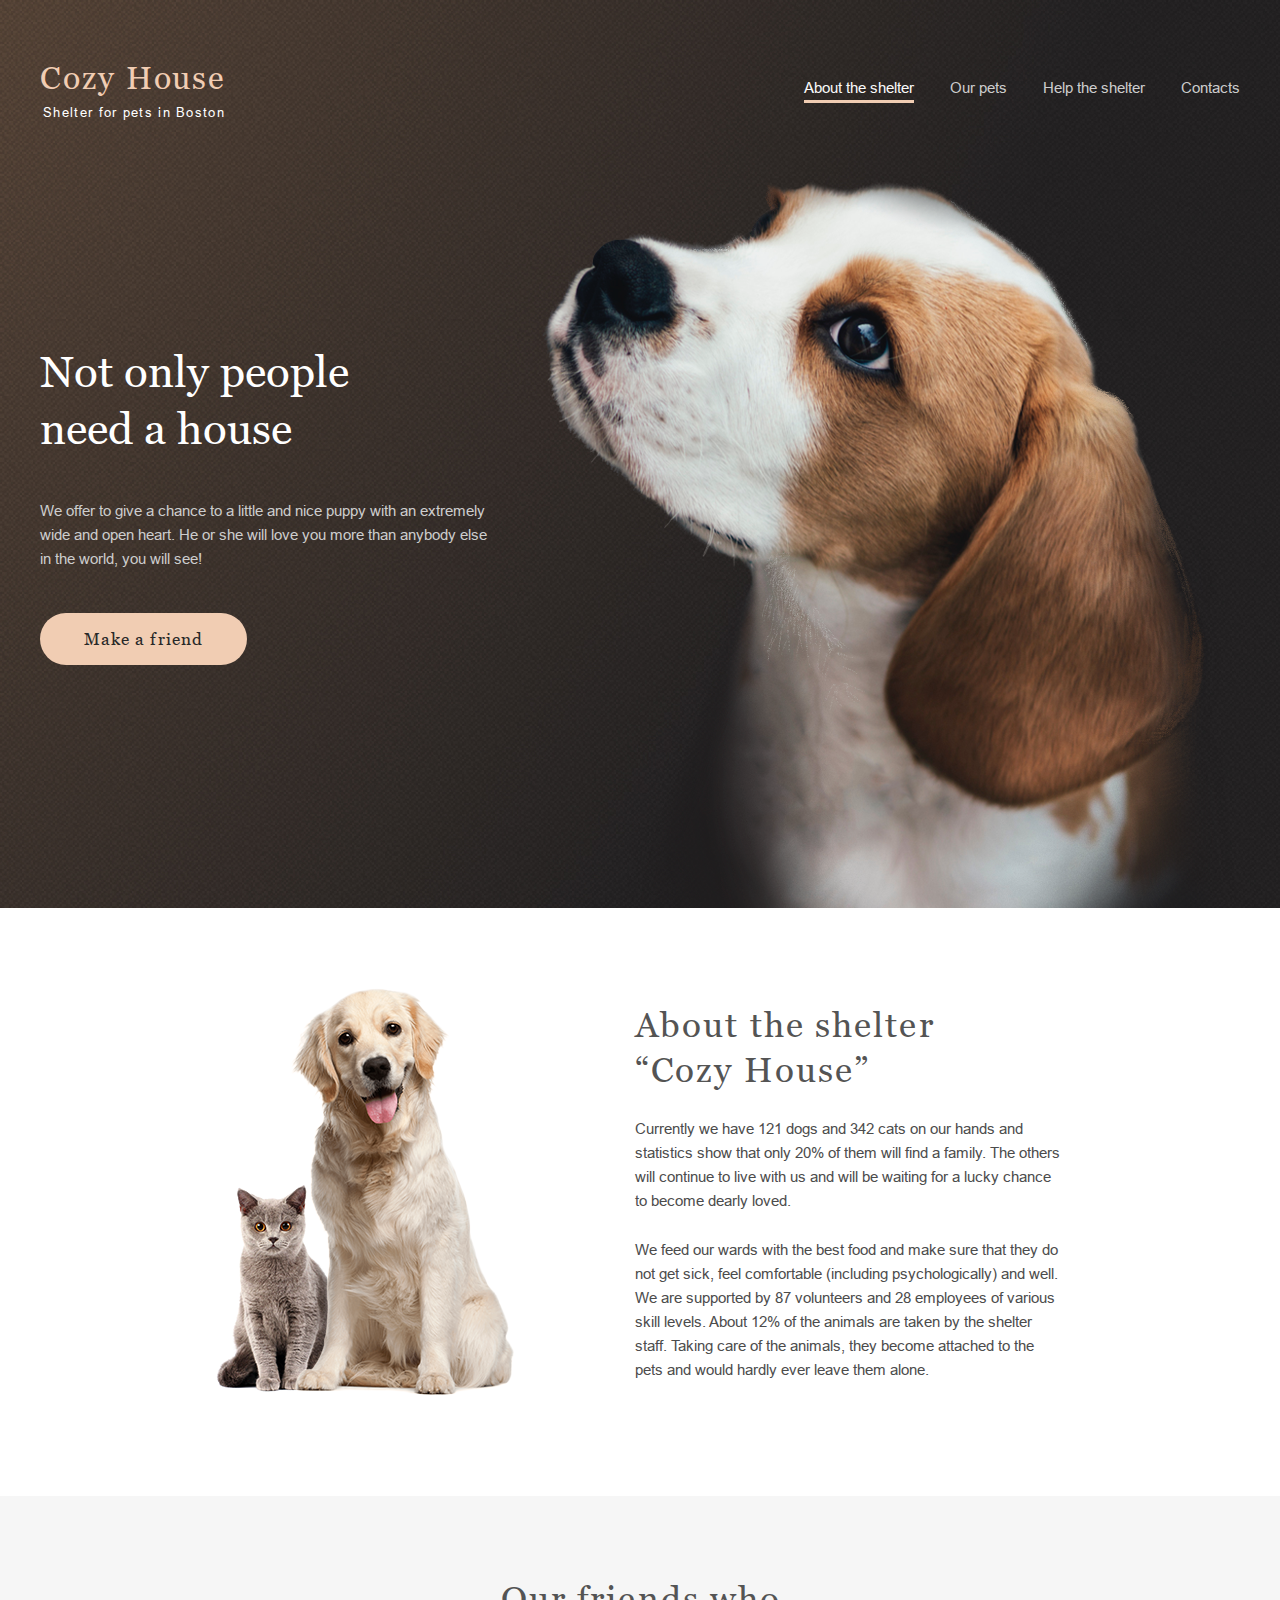
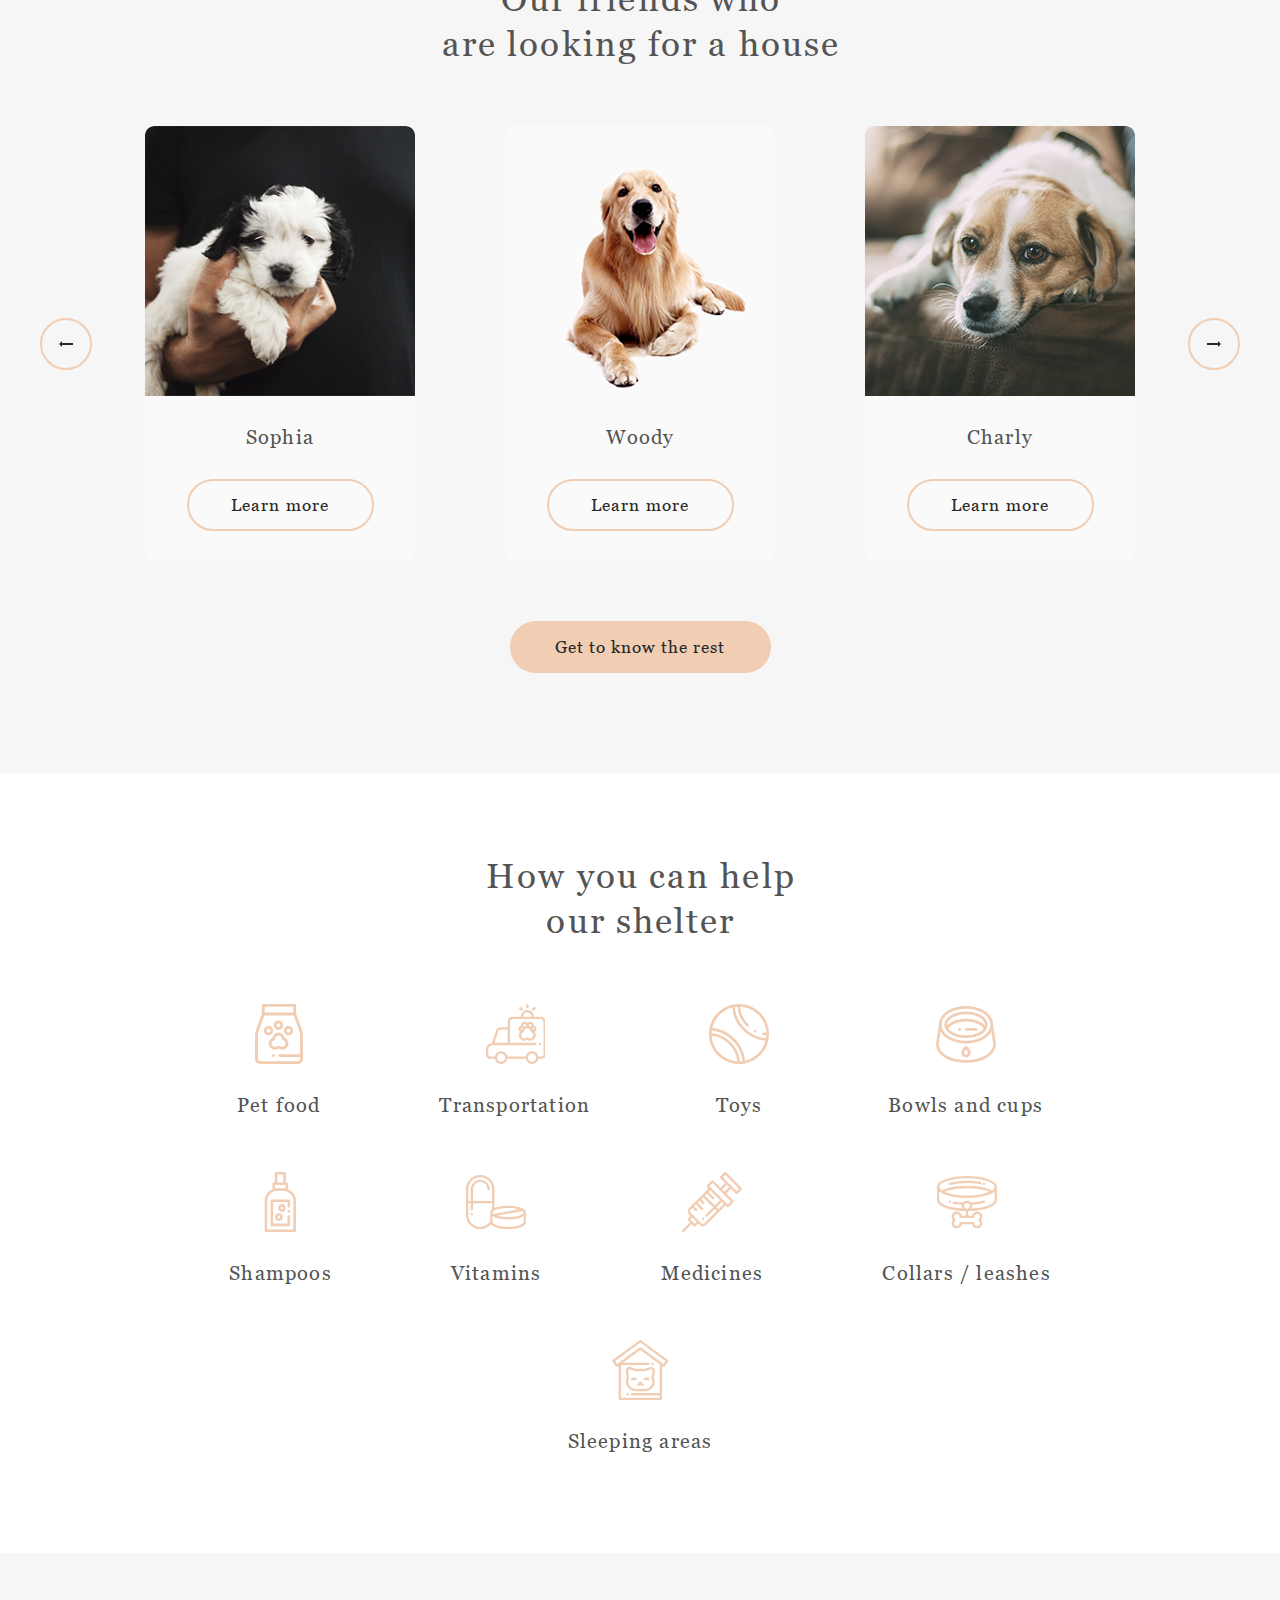
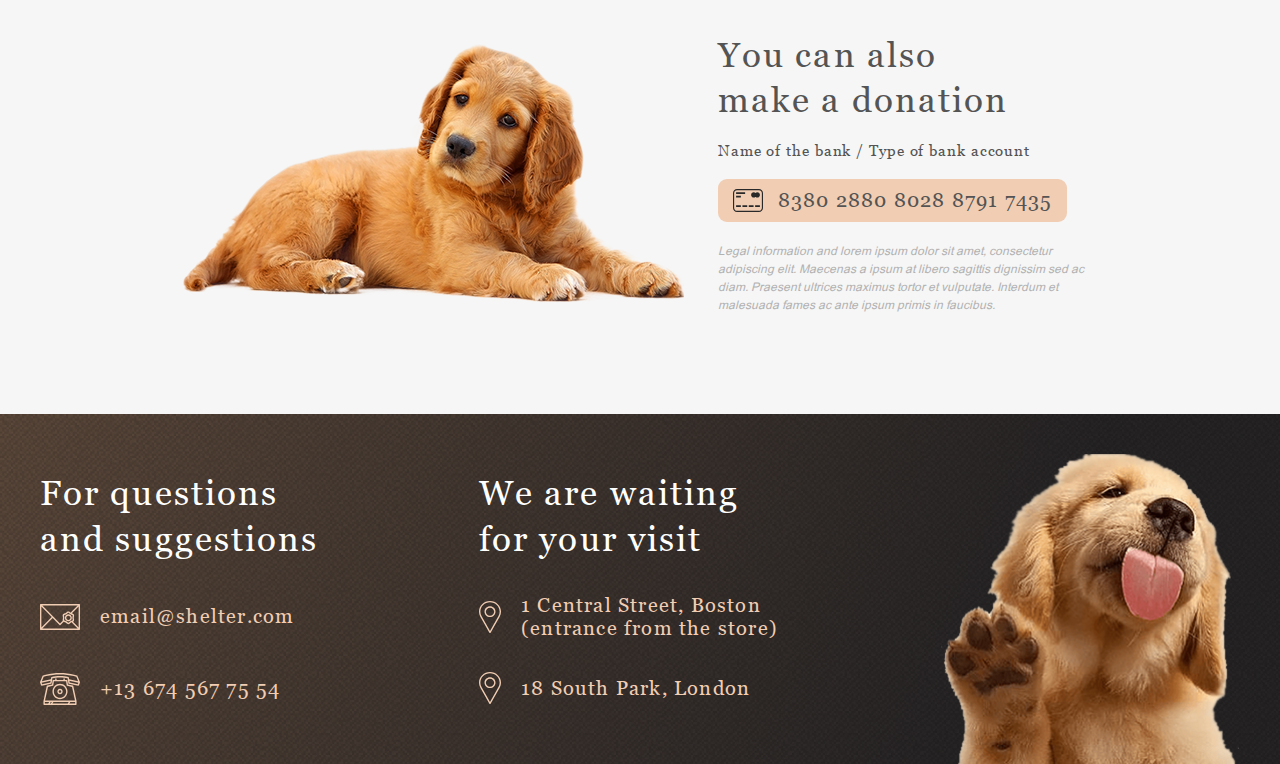
<file: pages/main/index.html>
<!DOCTYPE html>
<html lang="en">
  <head>
    <meta charset="UTF-8" />
    <meta http-equiv="X-UA-Compatible" content="IE=edge" />
    <meta name="viewport" content="width=device-width, initial-scale=1.0" />
    <title>Cozy House</title>
    <link rel="icon" href="../../assets/icons/start-screen-puppy.ico" />
    <link rel="stylesheet" href="./style.css" />
  </head>
  <body>
    <header class="header">
      <div class="container-header">
        <a href="../main/index.html">
          <div class="logo-header">
            <h1 class="title-header ge">Cozy House</h1>
            <p class="text-header ar">Shelter for pets in Boston</p>
          </div>
        </a>
        <nav class="nav-header">
          <ul class="list-header">
            <li class="">
              <a class="link-header li1 ar" href="../main/index.html"
                >About the shelter</a
              >
            </li>
            <li>
              <a class="link-header left-margin ar" href="../pets/pets.html"
                >Our pets</a
              >
            </li>
            <li>
              <a class="link-header left-margin ar" href="#help"
                >Help the shelter</a
              >
            </li>
            <li>
              <a class="link-header left-margin ar" href="#contact">Contacts</a>
            </li>
          </ul>
        </nav>

        <div class="menu">
          <div class="burger">
            <span class="burger-line"></span>
          </div>
        </div>

        <div class="overlay"></div>
        <div class="wrap-menu">
          <a href="../main/index.html">
            <div class="logo-menu">
              <h2 class="title-menu ge">Cozy House</h2>
              <p class="text-menu ar">Shelter for pets in Boston</p>
            </div>
          </a>

          <ul class="menu-list">
            <li class="wrap-link-menu1">
              <a class="menu-list-link lk link1 ar" href="../main/index.html"
                >About the shelter</a
              >
            </li>
            <li class="wrap-link-menu">
              <a class="menu-list-link ar" href="../pets/pets.html">Our pets</a>
            </li>
            <li class="wrap-link-menu">
              <a class="menu-list-link ar" href="#help">Help the shelter</a>
            </li>
            <li class="wrap-link-menu">
              <a class="menu-list-link ar" href="#contact">Contacts</a>
            </li>
          </ul>
        </div>
      </div>
    </header>

    <main>
      <section id="start-screen" class="start-screen">
        <div class="container-screen">
          <div class="content-screen">
            <h2 class="title-screen ge">
              Not only people <br />
              need a house
            </h2>
            <p class="text-screen ar">
              We offer to give a chance to a little and nice puppy with an
              extremely wide and open heart. He or she will love you more than
              anybody else in the world, you will see!
            </p>
            <div class="wrap-btn-screen">
              <a href="#pets">
                <div class="btn-screen ge">
                  <span class="text-btn-screen">Make a friend</span>
                </div>
              </a>
            </div>
          </div>

          <div class="wrap-img-screen">
            <div class="img-screen"></div>
          </div>
        </div>
      </section>

      <section id="about" class="about">
        <div class="container-about">
          <div class="img-about"></div>
          <div class="content-about">
            <h2 class="title-about ge">
              About the shelter <br />
              “Cozy House”
            </h2>
            <p class="text1-about text-about ar">
              Currently we have 121 dogs and 342 cats on our hands and
              statistics show that only 20% of them will find a family. The
              others will continue to live with us and will be waiting for a
              lucky chance to become dearly loved.
            </p>
            <p class="text-about ar">
              We feed our wards with the best food and make sure that they do
              not get sick, feel comfortable (including psychologically) and
              well. We are supported by 87 volunteers and 28 employees of
              various skill levels. About 12% of the animals are taken by the
              shelter staff. Taking care of the animals, they become attached to
              the pets and would hardly ever leave them alone.
            </p>
          </div>
        </div>
      </section>

      <section id="pets" class="pets">
        <div class="container-pets">
          <div class="wrap-pets">
            <h2 class="title-pets ge">
              Our friends who <br />
              are looking for a house
            </h2>

            <div class="wrap-slider">
              <button class="btn-left-pets">
                <span class="btn-left"></span>
              </button>

              <div class="wrapper-slider-pets">
                <div class="slider-pets"></div>
              </div>

              <button class="btn-right-pets">
                <span class="btn-right"></span>
              </button>
            </div>

            <div class="wrap-btn-pets">
              <a href="../pets/pets.html">
                <div class="btn-pets">
                  <span class="text-btn-pets ge">Get to know the rest</span>
                </div>
              </a>
            </div>
          </div>

          <div class="overlay-popup"></div>
          <div class="container-popup">
            <div class="wrap-btn-popup">
              <div class="btn-close-popup"></div>
            </div>
            <div class="wrapper-popup">
              <div class="img-popup"></div>

              <div class="wrap-popup ge">
                <h3 class="name-popup ge"></h3>
                <h4 class="breed-popup"></h4>
                <p class="description-popup"></p>
                <ul class="list-popup">
                  <li class="age-popup">
                    <span class="title-popup-bold">Age: </span>
                    <span class="age-text-popup text-regular-popup"></span
                    >
                  </li>
                  <li class="inoculations-popup">
                    <span class="title-popup-bold">Inoculations: </span>
                    <span class="inoculations-text-popup text-regular-popup"></span>
                  </li>
                  <li class="diseases-popup">
                    <span class="title-popup-bold">Diseases: </span>
                    <span class="diseases-text-popup text-regular-popup"></span>
                  </li>
                  <li class="parasites-popup">
                    <span class="title-popup-bold">Parasites: </span>
                    <span class="parasites-text-popup text-regular-popup"></span>
                  </li>
                </ul>
              </div>
            </div>
          </div>
          

        </div>
      </section>

      <section id="help" class="help">
        <div class="container-help">
          <h2 class="title-help ge">
            How you can help <br />
            our shelter
          </h2>
          <div class="wrap-content-help">
            <div class="content-help">
              <div class="box-help">
                <div class="icon-help img1-help"></div>
                <p class="text-help ge">Pet food</p>
              </div>

              <div class="box-help">
                <div class="icon-help img2-help"></div>
                <p class="text-help ge">Transportation</p>
              </div>

              <div class="box-help">
                <div class="icon-help img3-help"></div>
                <p class="text-help ge">Toys</p>
              </div>

              <div class="box-help">
                <div class="icon-help img4-help"></div>
                <p class="text-help ge">Bowls and cups</p>
              </div>

              <div class="box-help">
                <div class="icon-help img5-help"></div>
                <p class="text-help ge">Shampoos</p>
              </div>

              <div class="box-help">
                <div class="icon-help img6-help"></div>
                <p class="text-help ge">Vitamins</p>
              </div>

              <div class="box-help">
                <div class="icon-help img7-help"></div>
                <p class="text-help ge">Medicines</p>
              </div>

              <div class="box-help">
                <div class="icon-help img8-help"></div>
                <p class="text-help ge">Collars / leashes</p>
              </div>

              <div class="box-help">
                <div class="icon-help img9-help"></div>
                <p class="text-help ge">Sleeping areas</p>
              </div>
            </div>
          </div>
        </div>
      </section>

      <section id="donation" class="donation">
        <div class="container-donation">
          <div class="img-donation"></div>
          <div class="content-donation">
            <h2 class="title-donation ge">
              You can also <br />
              make a donation
            </h2>
            <p class="text-donation ge">
              Name of the bank / Type of bank account
            </p>

            <div class="wrap-link-donation">
              <a class="link-donation" href="##">
                <div class="img-card-donation"></div>
                <span class="number-card-donation ge">
                  8380 2880 8028 8791 7435
                </span>
              </a>
            </div>

            <p class="text-card-donation ar">
              Legal information and lorem ipsum dolor sit amet, consectetur
              adipiscing elit. Maecenas a ipsum at libero sagittis dignissim sed
              ac diam. Praesent ultrices maximus tortor et vulputate. Interdum
              et malesuada fames ac ante ipsum primis in faucibus.
            </p>
          </div>
        </div>
      </section>
    </main>

    <footer id="contact" class="footer">
      <div class="container-footer">
        <div class="wrap-contact-footer">
          <div class="contact-footer">
            <h2 class="title1-footer ge">For questions and suggestions</h2>
            <ul>
              <li>
                <a class="link-email" href="mailto:email@shelter.com">
                  <div class="img-email"></div>
                  <span class="text-email ge">email@shelter.com</span>
                </a>
              </li>
              <li>
                <a class="link-tel" href="tel:+375(44)-791-14-20">
                  <div class="img-tel"></div>
                  <span class="text-tel ge">+13 674 567 75 54</span>
                </a>
              </li>
            </ul>
          </div>

          <div class="plases-footer">
            <h2 class="title2-footer ge">We are waiting for your visit</h2>
            <ul>
              <li>
                <a
                  class="place1-fotter"
                  href="https://www.google.com/maps/place/1+Central+St,+Boston,+MA+02109,+%D0%A1%D0%A8%D0%90/@42.3585558,-71.056915,17z/data=!3m1!4b1!4m5!3m4!1s0x89e370868bc2ce7b:0x82fa7db94f5fea9e!8m2!3d42.3585519!4d-71.0547263!5m1!1e1?hl=ru-RU"
                  target="_blank"
                >
                  <div class="img1-plase"></div>
                  <span class="text1-plase ge">
                    1 Central Street, Boston <br />
                    (entrance from the store)
                  </span>
                </a>
              </li>
              <li>
                <a
                  class="place2-fotter"
                  href="https://www.google.com/maps/place/%D0%9F%D0%B0%D1%80%D0%BA+%D0%AE%D0%B3/@51.4647831,-0.2502263,12z/data=!4m9!1m2!2m1!1s18+south+park+london!3m5!1s0x48760f79376fa0e3:0x202ac3af5c1ea4ec!8m2!3d51.4691953!4d-0.1941945!15sChQxOCBzb3V0aCBwYXJrIGxvbmRvbpIBBHBhcms!5m1!1e1?hl=ru-RU"
                  target="_blank"
                >
                  <div class="img2-plase"></div>
                  <span class="text2-plase ge">18 South Park, London </span>
                </a>
              </li>
            </ul>
          </div>
        </div>
        <div class="wrap-img-footer">
          <div class="img-footer"></div>
        </div>
      </div>
    </footer>

    <script src="./script.js"></script>
  </body>
</html>
</file>
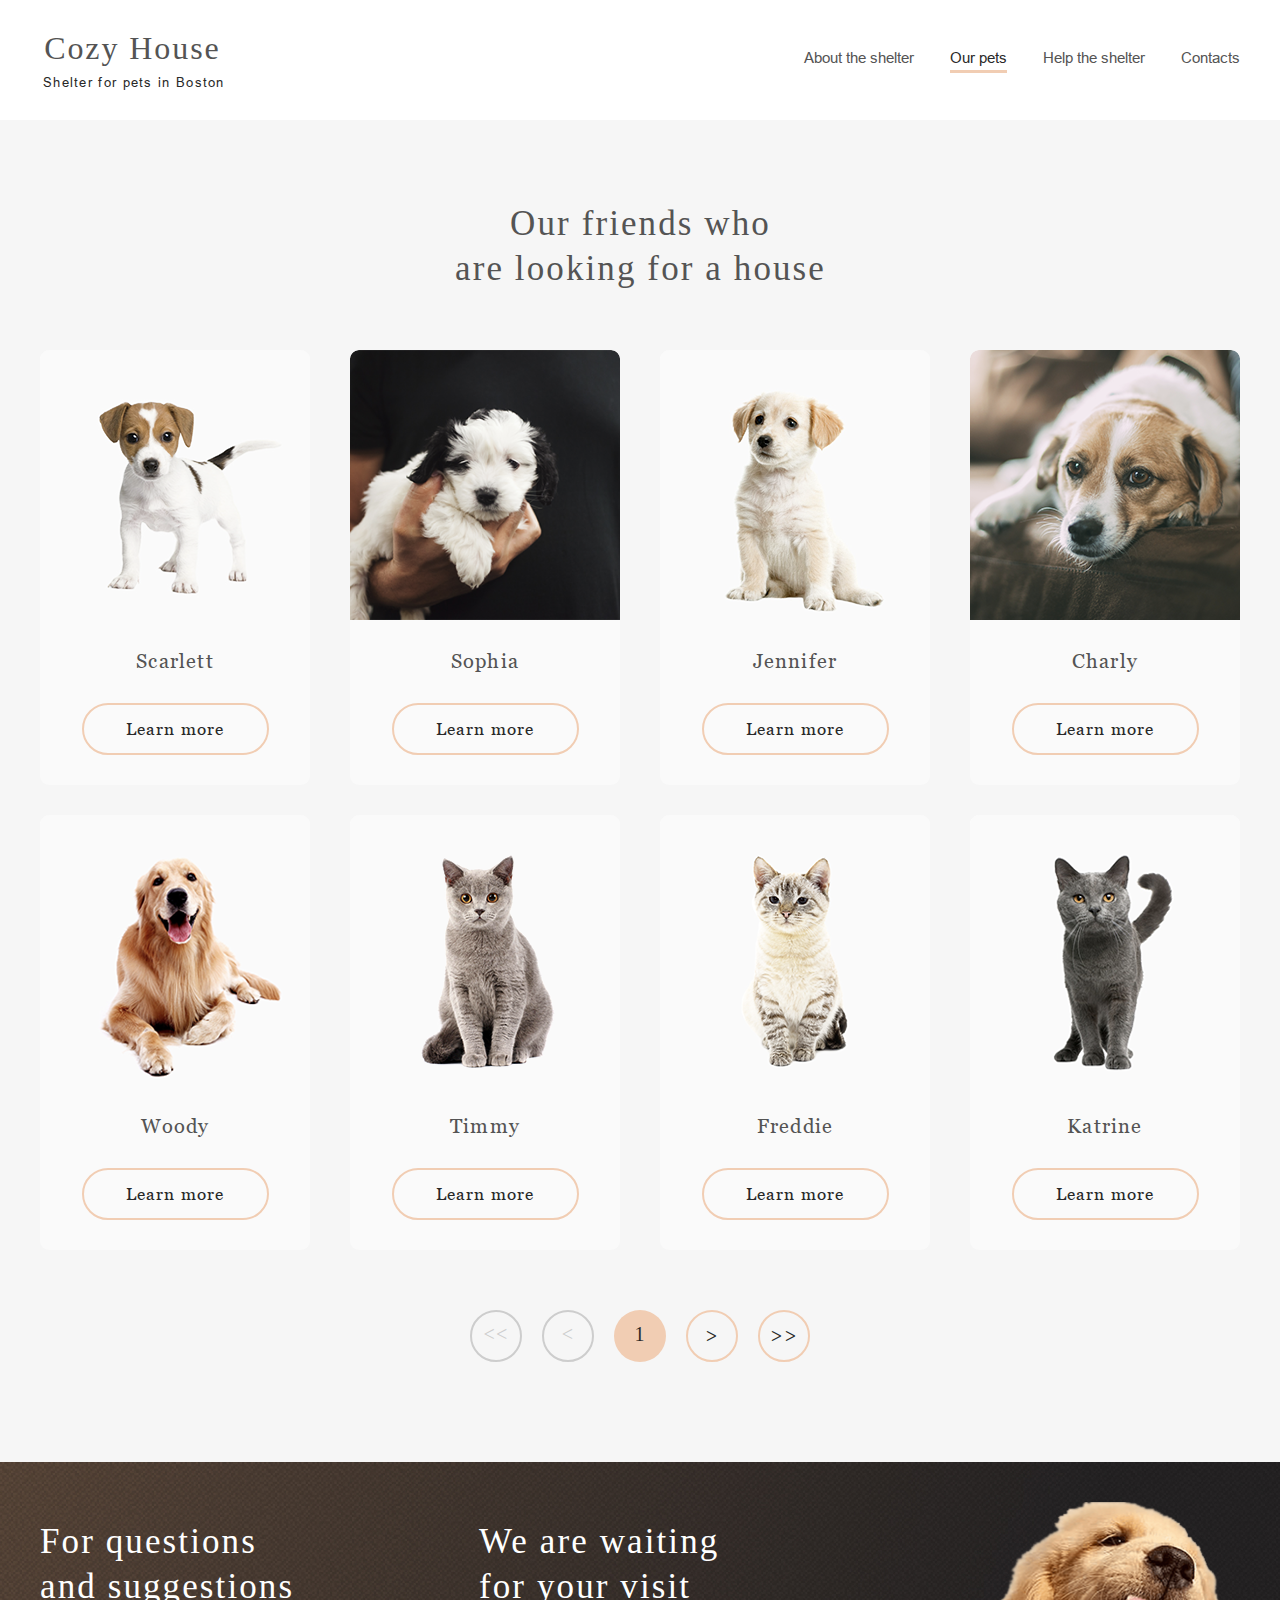
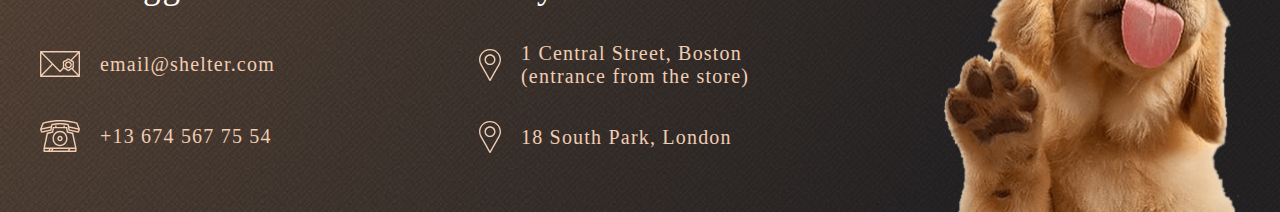
<file: pages/pets/pets.html>
<!DOCTYPE html>
<html lang="en">
<head>
  <meta charset="UTF-8">
  <meta http-equiv="X-UA-Compatible" content="IE=edge">
  <meta name="viewport" content="width=device-width, initial-scale=1.0">
  <title>Cozy House</title>
  <link rel="icon" href="../../assets/icons/start-screen-puppy.ico" />
  <link rel="stylesheet" href="./style.css">
</head>
<body>
  <header class="header">
    <div class="container-header">
      <a href="../main/index.html">
        <div class="logo-header">
          <h1 class="title-header ge">Cozy House</h1>
        <p class="text-header ar">Shelter for pets in Boston</p>
      </div>
      </a>
      <nav class="nav-header">
        <ul class="list-header">
          <li class="">
            <a class="link-header li1 ar" href="../main/index.html">About the shelter</a>
          </li>
          <li>
            <a class="link-header li2 left-margin ar" href="../pets/pets.html">Our pets</a>
          </li>
          <li>
            <a class="link-header left-margin ar" href="../main/index.html#help">
            Help the shelter
          </a>
          </li>
          <li><a class="link-header left-margin ar" href="#contact">Contacts</a></li>
        </ul>
      </nav>

      <div class="menu">
        <div class="burger">
          <span class="burger-line"></span>
        </div>
      </div>

      <div class="overlay"></div>
        <div class="wrap-menu">
          
          <a href="../main/index.html">
            <div class="logo-menu">
              <h2 class="title-menu ge">Cozy House</h2>
              <p class="text-menu ar">Shelter for pets in Boston</p>
            </div>
          </a>
          
          <ul class="menu-list">
            <li class="wrap-link-menu">
              <a class="menu-list-link ar" href="../main/index.html">About the shelter</a>
            </li>
            <li class="wrap-link-menu1">
              <a class="menu-list-link link1 lk ar" href="../pets/pets.html">Our pets</a>
            </li>
            <li class="wrap-link-menu">
              <a class="menu-list-link ar" href="../main/index.html#help">Help the shelter</a>
            </li>
            <li class="wrap-link-menu">
              <a class="menu-list-link ar" href="#contact">Contacts</a>
            </li>
          </ul>
        </div>

  </div>
</header>

<main>
  <section id="pets" class="pets">
    <div class="container-pets">
      <div class="wrap-pets">
        <h2 class="title-pets ge">
          Our friends who <br />
          are looking for a house
        </h2>

        <div class="wrap-slider">
          <div class="wrapper-slider-pets"></div>
        </div>

        <div class="btns-pets">
          <ul class="list-pets">
            <li>
              <button class="double-left">
                <span class="content-double-left ge">&#60;&#60;</span>
              </button>
            </li>
            <li>
              <button class="left">
                <span class="content-left ge">&#60;</span>
              </button>
            </li>
            <li>
              <div class="page-slider">
                <span class="content-page-slider ge">1</span>
              </div>
            </li>
            <li>
              <button class="right">
                <span class="content-right">&#62;</span>
              </button>
            </li>
            <li>
              <button class="double-right">
                <span class="content-double-right">&#62;&#62;</span>
              </button>
            </li>
          </ul>
        </div>
      </div>

      <div class="overlay-popup"></div>
      <div class="container-popup">
        <div class="wrap-btn-popup">
          <div class="btn-close-popup"></div>
        </div>
        <div class="wrapper-popup">
          <div class="img-popup"></div>

          <div class="wrap-popup ge">
            <h3 class="name-popup ge"></h3>
            <h4 class="breed-popup"></h4>
            <p class="description-popup"></p>
            <ul class="list-popup">
              <li class="age-popup">
                <span class="title-popup-bold">Age: </span>
                <span class="age-text-popup text-regular-popup"></span
                >
              </li>
              <li class="inoculations-popup">
                <span class="title-popup-bold">Inoculations: </span>
                <span class="inoculations-text-popup text-regular-popup"></span>
              </li>
              <li class="diseases-popup">
                <span class="title-popup-bold">Diseases: </span>
                <span class="diseases-text-popup text-regular-popup"></span>
              </li>
              <li class="parasites-popup">
                <span class="title-popup-bold">Parasites: </span>
                <span class="parasites-text-popup text-regular-popup"></span>
              </li>
            </ul>
          </div>
        </div>
      </div>

    </div>
  </section>
</main>

<footer id="contact" class="footer">
  <div class="container-footer">
    <div class="wrap-contact-footer">
      <div class="contact-footer">

        <h2 class="title1-footer ge">For questions and suggestions</h2>

        <ul>
          <li>
            <a class="link-email" href="mailto:email@shelter.com">
              <div class="img-email"></div>
              <span class="text-email ge">email@shelter.com</span>
            </a>
          </li>
          <li>
            <a class="link-tel" href="tel:+375(44)-791-14-20">
              <div class="img-tel"></div>
              <span class="text-tel ge">+13 674 567 75 54</span>
            </a>
          </li>
        </ul>
      </div>

      <div class="plases-footer">

        <h2 class="title2-footer ge">We are waiting for your visit</h2>

        <ul>
          <li>
            <a class="place1-fotter" href="https://www.google.com/maps/place/1+Central+St,+Boston,+MA+02109,+%D0%A1%D0%A8%D0%90/@42.3585558,-71.056915,17z/data=!3m1!4b1!4m5!3m4!1s0x89e370868bc2ce7b:0x82fa7db94f5fea9e!8m2!3d42.3585519!4d-71.0547263!5m1!1e1?hl=ru-RU" target="_blank">
              <div class="img1-plase"></div>
              <span class="text1-plase ge">
                1 Central Street, Boston <br />
                (entrance from the store)
              </span>
            </a>
          </li>
          <li>
            <a class="place2-fotter" href="https://www.google.com/maps/place/%D0%9F%D0%B0%D1%80%D0%BA+%D0%AE%D0%B3/@51.4647831,-0.2502263,12z/data=!4m9!1m2!2m1!1s18+south+park+london!3m5!1s0x48760f79376fa0e3:0x202ac3af5c1ea4ec!8m2!3d51.4691953!4d-0.1941945!15sChQxOCBzb3V0aCBwYXJrIGxvbmRvbpIBBHBhcms!5m1!1e1?hl=ru-RU" target="_blank">
              <div class="img2-plase"></div>
              <span class="text2-plase ge">18 South Park, London </span>
            </a>
          </li>
        </ul>
      </div>
    </div>

    <div class="wrap-img-footer">
      <div class="img-footer"></div>
    </div>

  </div>
</footer>

<script src="./script.js"></script>
</body>
</html>
</file>
<file: pages/main/style.css>
@font-face {
  font-family: "Arial-regular";
  src: local("Arial"),
    url("../../assets/fonts/Arial/ArialMT.woff2") format("woff2"),
    url("../../assets/fonts/Arial/ArialMT.woff") format("woff");
  font-weight: normal;
  font-style: normal;
}

@font-face {
  font-family: "Georgia-regular";
  src: local("Georgia"),
    url("../../assets/fonts/Georgia/Georgia.woff2") format("woff2"),
    url("../../assets/fonts/Georgia/Georgia.woff") format("woff");
  font-weight: normal;
  font-style: normal;
}

@font-face {
  font-family: "Georgia-bold";
  src: url("../../assets/fonts/Georgia/Georgia-Bold.woff2") format("woff2"),
    url("../../assets/fonts/Georgia/Georgia-Bold.woff") format("woff"),
    local("Georgia");
  font-weight: bold;
  font-style: normal;
}

* {
  padding: 0;
  margin: 0;
  border: 0;
}

*,
*:before,
*:after {
  -moz-box-sizing: border-box;
  -webkit-box-sizing: border-box;
  box-sizing: border-box;
}

:focus,
:active {
  outline: none;
}

a:focus,
a:active {
  outline: none;
}

nav,
footer,
header,
aside {
  display: block;
}

html,
body {
  height: 100%;
  width: 100%;
  font-size: 100%;
  line-height: 1;
  font-size: 14px;
  -ms-text-size-adjust: 100%;
  -moz-text-size-adjust: 100%;
  -webkit-text-size-adjust: 100%;
}

input,
button,
textarea {
  font-family: inherit;
}

input::-ms-clear {
  display: none;
}

button {
  cursor: pointer;
}

button::-moz-focus-inner {
  padding: 0;
  border: 0;
}

a,
a:visited {
  text-decoration: none;
}

a:hover {
  text-decoration: none;
}

ul li {
  list-style: none;
}

img {
  vertical-align: top;
}

h1,
h2,
h3,
h4,
h5,
h6 {
  font-size: inherit;
  font-weight: 400;
}

html {
  scroll-behavior: smooth;
}

body {
  font-family: "Arial-regular";
  font-family: "Georgia-regular";
  font-family: "Georgia-bold";
}

body.open {
  overflow: hidden;
}

.ar {
  font-family: "Arial-regular";
  font-style: normal;
  font-weight: 400;
}

.ge {
  font-family: "Georgia-regular";
  font-style: normal;
  font-weight: 400;
}

/* header --------------------->*/
.header {
  background-image: url(../../assets/images/bg-header.jpg);
  background-repeat: no-repeat;
  background-position: center 0;
  background-size: cover;
  height: 180px;
}

.container-header {
  display: flex;
  justify-content: space-between;
  align-items: center;
  max-width: 1280px;
  margin: 0 auto;
  padding: 61px 40px 0 40px;
}

.logo-header {
  display: flex;
  flex-direction: column;
  align-items: center;
  justify-content: center;
}

.title-header {
  font-size: 32px;
  line-height: 35.2px;
  letter-spacing: 0.06em;
  margin: 0 0 9px 0;
  color: #f1cdb3;
}

.text-header {
  font-size: 13px;
  line-height: 15px;
  letter-spacing: 0.1em;
  margin: 0 0 0 3px;
  color: #ffffff;
}

.nav-header {
  margin: -5px 0 0 0;
}

.list-header {
  display: flex;
}

.link-header {
  font-size: 15px;
  padding: 0 0 4px 0;
  line-height: 160%;
  color: #cdcdcd;
}

.li1 {
  color: #fafafa;
  border-bottom: 3px solid #f1cdb3;
}

.link-header:hover {
  color: #fafafa;
  transition: 0.3s;
}

.left-margin {
  margin-left: 36px;
}

/* burger-menu ----------------> */
.menu {
  display: none;
}

.burger {
  display: block;
  margin: 0 auto;
  position: absolute;
  z-index: 999;
  top: 46px;
  right: 53px;
  width: 30px;
  height: 30px;
  box-shadow: none;
  cursor: pointer;
  background-color: inherit;
}

.burger-line {
  display: block;
  position: absolute;
  top: 12.5px;
  left: 0;
  right: 0;
  height: 2px;
  background-color: #f1cdb3;
}

.burger-line::before {
  position: absolute;
  content: "";
  display: block;
  left: 0;
  right: 0;
  top: -10px;
  width: 100%;
  background-color: #f1cdb3;
  height: 2px;
}

.burger-line::after {
  position: absolute;
  content: "";
  display: block;
  left: 0;
  right: 0;
  bottom: -10px;
  width: 100%;
  background-color: #f1cdb3;
  height: 2px;
}

.menu:hover .burger-line,
.menu:hover .burger-line::before,
.menu:hover .burger-line::after {
  background-color: #ffffff;
  transition: 1s;
}

.menu.open .burger-line {
  transition: 1s;
  transform: rotateZ(90deg);
}

.burger-line,
.burger-line::before,
.burger-line::after {
  transition: 1s;
}

.overlay {
  display: none;
  position: fixed;
  z-index: 10;
  width: 100%;
  height: 100%;
  top: 0;
  left: 0;
  background-color: rgba(41, 41, 41, 0.6);
  transition: 1s;
}

.overlay.open {
  display: block;
}

.wrap-menu {
  position: fixed;
  padding: 0 10px;
  width: 320px;
  height: 100%;
  right: -320px;
  z-index: 99;
  top: 0;
  background-color: #292929;
  transition: 1.5s;
}

.wrap-menu.open {
  right: 0;
}

.logo-menu {
  display: inline-block;
  margin: 31px 0 0 0;
}

.logo-menu:hover {
  cursor: pointer;
  transition: 0.3s;
}

.title-menu {
  margin: 0 0 9px 0;
  font-size: 32px;
  line-height: 110%;
  letter-spacing: 0.06em;
  color: #f1cdb3;
}

.text-menu {
  margin: 0 0 0 4px;
  font-size: 13px;
  line-height: 15px;
  letter-spacing: 0.1em;
  color: #ffffff;
}

.menu-list {
  display: flex;
  flex-direction: column;
  align-items: center;
  margin: 159px 0 0 0;
}

.wrap-link-menu1 {
  margin: 0 0 43px 0;
}

.lk {
  padding: 0 0 7px 0;
}

.wrap-link-menu {
  margin: 0 0 39.5px 0;
}

.menu-list-link {
  font-size: 32px;
  line-height: 160%;
  color: #cdcdcd;
}

.menu-list-link:hover {
  color: #fafafa;
  transition: 0.3s;
}

.link1 {
  color: #fafafa;
  border-bottom: 3px solid #f1cdb3;
}

/* <--------------- burger-menu */
/* <-------------------- header */

/* main * ---------------------->/ */

/* section start-screen -----> */
.start-screen {
  background-image: url(../../assets/images/bg-header.jpg);
  background-repeat: no-repeat;
  background-position: center -180px;
  background-size: cover;
  height: 728px;
}

.container-screen {
  max-width: 1280px;
  margin: 0 auto;
  padding: 0 40px;
  display: flex;
  justify-content: space-between;
}

.content-screen {
  margin: 164px 0 0 0;
}

.title-screen {
  font-size: 44px;
  line-height: 130%;
  margin: 0 0 41px 0;
  color: #ffffff;
}

.text-screen {
  max-width: 460px;
  font-size: 15px;
  line-height: 160%;
  margin: 0 0 42px 0;
  color: #cdcdcd;
}

.btn-screen {
  display: flex;
  justify-content: center;
  align-items: center;
  width: 207px;
  height: 52px;
  background: #f1cdb3;
  border-radius: 100px;
}

.btn-screen:hover {
  background: #fddcc4;
  transition: 0.3s;
}

.text-btn-screen {
  font-size: 17px;
  line-height: 130%;
  letter-spacing: 0.06em;
  color: #292929;
}

.img-screen {
  background-image: url(../../assets/images/start-screen-puppy.png);
  background-repeat: no-repeat;
  width: 698px;
  height: 728px;
}
/* <----- section start-screen */

/* section about ------------> */
.about {
  height: 588px;
  margin: 0 auto;
  background-color: #ffffff;
}

.container-about {
  max-width: 1280px;
  margin: 0 auto;
  padding: 0 40px;
  display: flex;
  justify-content: space-between;
}

.img-about {
  margin: 80px 0 100px 175px;
  width: 300px;
  height: 408px;
  background-image: url(../../assets/images/about-pets.png);
  background-repeat: no-repeat;
}

.content-about {
  max-width: 430px;
  margin: 95px 175px 104px 0;
}

.title-about {
  font-size: 35px;
  line-height: 129%;
  letter-spacing: 0.06em;
  margin: 0 0 24px 0;
  color: #545454;
}

.text-about {
  font-size: 15px;
  line-height: 160%;
  color: #4c4c4c;
}

.text1-about {
  margin: 0 0 25px 0;
}
/* <------------ section about */

/* section pets ------------>  */
.pets {
  background-color: #f6f6f6;
}

.container-pets {
  max-width: 1280px;
  margin: 0 auto;
  padding: 0 40px;
}

.wrap-pets {
  padding: 80px 0 100px 0;
}

.title-pets {
  margin: 1px 0 19px 2px;
  font-size: 35px;
  line-height: 129%;
  letter-spacing: 0.06em;
  text-align: center;
  color: #545454;
}

.wrap-slider {
  display: flex;
  justify-content: center;
  align-items: center;
  max-width: 1200px;
  margin: 0 auto;
  position: relative;
}

.btn-left-pets {
  display: flex;
  justify-content: center;
  align-items: center;
  width: 52px;
  height: 52px;
  border: 2px solid #f1cdb3;
  background: inherit;
  border-radius: 100px;
  position: absolute;
  top: center;
  left: 0;
}

.btn-left-pets:hover {
  border: none;
  background-color: #fddcc4;
  transition: 0.3s;
}

.btn-left {
  width: 14px;
  height: 6px;
  background-image: url(../../assets/icons/left.svg);
  background-repeat: no-repeat;
}

.wrapper-slider-pets {
  max-width: 1080px;
  overflow: hidden;
  position: relative;
}

.slider-pets {
  width: 1080px;
  height: 515px;
  position: relative;
}

.card {
  width: 270px;
  position: absolute;
  top: 0;
  left: 0;
  display: flex;
  flex-direction: column;
  align-items: center;
  margin: 40px 45px 40px 45px;
  background-color: #fafafa;
  border-radius: 9px;
  transition: all ease 1.5s;
}

.card:hover {
  cursor: pointer;
  background-color: #ffffff;
  transition: 0.3s;
}

.card:hover .btn-card {
  border: none;
  background-color: #fddcc4;
  transition: 0.3s;
}

.foto-card {
  width: 270px;
  height: 270px;
  background-repeat: no-repeat;
  border-radius: 9px 9px 0 0;
}

.name-card {
  font-family: "Georgia-regular";
  font-style: normal;
  font-weight: 400;
  font-size: 20px;
  line-height: 23px;
  letter-spacing: 0.06em;
  margin: 30px 0;
  color: #545454;
}

.btn-card {
  width: 187px;
  height: 52px;
  margin: 0 0 30px 0;
  border: 2px solid #f1cdb3;
  border-radius: 100px;
  background: inherit;
}

.btn-card:hover {
  border: none;
  background-color: #fddcc4;
  transition: 0.3s;
}

.text-btn-card {
  font-family: "Georgia-regular";
  font-style: normal;
  font-weight: 400;
  font-size: 17px;
  line-height: 130%;
  letter-spacing: 0.06em;
  color: #292929;
}

.btn-right-pets {
  display: flex;
  justify-content: center;
  align-items: center;
  width: 52px;
  height: 52px;
  border: 2px solid #f1cdb3;
  background: inherit;
  border-radius: 100px;
  position: absolute;
  top: center;
  right: 0;
}

.btn-right-pets:hover {
  border: none;
  background-color: #fddcc4;
  transition: 0.3s;
}

.btn-right {
  width: 14px;
  height: 6px;
  background-image: url(../../assets/icons/right.svg);
  background-repeat: no-repeat;
}

.btn-pets {
  display: flex;
  justify-content: center;
  align-items: center;
  width: 261px;
  height: 52px;
  background: #f1cdb3;
  border-radius: 100px;
}

.wrap-btn-pets {
  max-width: 1280px;
  display: flex;
  justify-content: center;
  margin: 20px auto 0 auto;
}

.btn-pets:hover {
  background: #fddcc4;
  transition: 0.3s;
}

.text-btn-pets {
  font-size: 17px;
  line-height: 130%;
  letter-spacing: 0.06em;
  color: #292929;
}

/* popup --------------------> */
.overlay-popup {
  display: none;
  position: fixed;
  z-index: 1000;
  width: 100%;
  height: 100%;
  background: rgba(41, 41, 41, 0.6);
  border-radius: 9px;
  top: 0;
  left: 0;
}

.overlay-popup.show-popup {
  display: block;
}

.container-popup {
  display: none;
  width: 900px;
  height: 500px;
  position: fixed;
  z-index: 1001;
  top: 50%;
  left: 50% ;
  transform: translateX(-50%) translateY(-50%);
}

@keyframes popup-show {
  0%
  {
    opacity: 0;
  }
  10%
  {
    opacity: 0.1;
  }
  20%
   {
    opacity: 0.2;
  }
  30%
   {
    opacity: 0.3;
  }
  40% {
    opacity: 0.4;
  }
  50% {
    opacity: 0.5;
  }
  60% {
    opacity: 0.6;
  }
  70% {
    opacity: 0.7;
  }
  80% {
    opacity: 0.8;
  }
  90% {
    opacity: 0.9;
  }
  100% {
    opacity: 1;
  }
}

.container-popup.show-popup {
  display: block;
  animation: popup-show 0.5s ease-in-out;
}

.wrap-btn-popup {
  display: flex;
  justify-content: center;
  align-items: center;
  position: absolute;
  width: 52px;
  height: 52px;
  left: 890px;
  top: -54px;
  border: 2px solid #F1CDB3;
  border-radius: 100px;
}

.wrap-btn-popup.hover-bnt {
  transition: all ease 0.5s;
  background: #fddcc4;
  border: none;
}

.wrap-btn-popup:hover {
  cursor: pointer;
  transition: all ease 0.5s;
  background: #fddcc4;
  border: none;
}

.btn-close-popup {
  width: 12px;
  height: 12px;
  background-image: url(../../assets/icons/close-popup.svg);
  background-repeat: no-repeat;
}

.wrapper-popup {
  position: absolute;
  left: 0;
  display: flex;
  justify-content: space-between;
  width: 900px;
  height: 500px;
  background: #fafafa;
  border-radius: 9px;
}

.img-popup {
  width: 500px;
  height: 500px;
  border-radius: 9px;
  background-image: url(../../assets/images/jennifer-popup.png);
  background-repeat: no-repeat;
}

.wrap-popup {
  display: flex;
  flex-direction: column;
  width: 351px;
  margin: 0 19px 0 0;
}

.name-popup {
  margin: 50px 0 10px 0;
  font-size: 35px;
  line-height: 130%;
  letter-spacing: 0.06em;
  color: #000000;
}

.breed-popup {
  margin: 0 0 40px 0;
  font-size: 20px;
  line-height: 115%;
  letter-spacing: 0.06em;
  color: #000000;
}

.description-popup {
  margin: 0 0 40px 0;
  font-size: 15px;
  line-height: 114%;
  letter-spacing: 0.06em;
  color: #000000;
}

.list-popup > li {
  margin: 0 0 12px 14px;
  list-style: disc;
}

.list-popup > li::marker {
  width: 4px;
  height: 4px;
  padding: 0 10px 0 0;
  color: #f1cdb3;
}

.title-popup-bold {
  font-family: "Georgia-bold";
  font-weight: bold;
  font-size: 15px;
  line-height: 110%;
  letter-spacing: 0.06em;
  color: #000000;
}

.text-regular-popup {
  font-weight: normal;
  font-size: 15px;
  line-height: 110%;
  letter-spacing: 0.06em;
  color: #000000;
}
/* <-------------------- popup */

/* <------------- section pets */

/* help section -------------> */
.help {
  background-color: #ffffff;
  padding: 80px 0 100px 0;
}

.container-help {
  display: flex;
  flex-direction: column;
  align-items: center;
  max-width: 1280px;
  margin: 0 auto;
  padding: 0 40px;
}

.title-help {
  margin: 1px 0 0 2px;
  font-size: 35px;
  line-height: 129%;
  letter-spacing: 0.06em;
  text-align: center;
  color: #545454;
}

.wrap-content-help {
  max-width: 1026px;
  margin: 0 auto;
}

.content-help {
  display: flex;
  flex-direction: row;
  flex-wrap: wrap;
  justify-content: center;
  row-gap: 55px;
  column-gap: 119px;
  margin: 59px auto 0 auto;
}

.box-help {
  display: flex;
  flex-direction: column;
  align-items: center;
}

.icon-help {
  width: 60px;
  height: 60px;
  background-repeat: no-repeat;
  margin: 0 0 30px 0;
}

.img1-help {
  background-image: url(../../assets/icons/help1.svg);
}

.img2-help {
  background-image: url(../../assets/icons/help2.svg);
}

.img3-help {
  background-image: url(../../assets/icons/help3.svg);
}

.img4-help {
  background-image: url(../../assets/icons/help4.svg);
}

.img5-help {
  background-image: url(../../assets/icons/help5.svg);
}

.img6-help {
  background-image: url(../../assets/icons/help6.svg);
}

.img7-help {
  background-image: url(../../assets/icons/help7.svg);
}

.img8-help {
  background-image: url(../../assets/icons/help8.svg);
}

.img9-help {
  background-image: url(../../assets/icons/help9.svg);
}

.text-help {
  font-size: 20px;
  line-height: 115%;
  letter-spacing: 0.06em;
  color: #545454;
}
/* <------------- help section */

/* donation section ---------> */
.donation {
  background-color: #f6f6f6;
}

.container-donation {
  max-width: 1280px;
  margin: 0 auto;
  padding: 80px 40px 100px 40px;
  display: flex;
  justify-content: center;
}

.img-donation {
  width: 501px;
  height: 261px;
  margin: 10px 32px 10px 1px;
  background-image: url(../../assets/images/donation-dog.png);
  background-repeat: no-repeat;
}

.content-donation {
  max-width: 380px;
  margin: 0 0 0 2px;
}

.title-donation {
  margin: 0 0 20px 0;
  font-size: 35px;
  line-height: 129%;
  letter-spacing: 0.06em;
  color: #545454;
}

.text-donation {
  margin: 0 0 20px 0;
  font-size: 15px;
  line-height: 110%;
  letter-spacing: 0.06em;
  color: #545454;
}

.wrap-link-donation {
  margin: 0 0 20px 0;
}

.link-donation {
  display: flex;
  justify-content: center;
  align-items: center;
  width: 349px;
  height: 43px;
  background-color: #f1cdb3;
  border-radius: 9px;
  transition: 0.3s;
}

.link-donation:hover {
  background-color: #fddcc4;
  transition: 0.3s;
}

.img-card-donation {
  width: 30px;
  height: 23px;
  background-image: url(../../assets/icons/credit-card.svg);
  background-repeat: no-repeat;
  margin: 0 15px 0 0;
}

.number-card-donation {
  font-size: 20px;
  line-height: 115%;
  letter-spacing: 0.06em;
  color: #545454;
}

.text-card-donation {
  font-style: italic;
  font-size: 12px;
  line-height: 18px;
  color: #b2b2b2;
}
/* <--------- donation section */

/* <--------------------- main * /

/* footer --------------------> */
.footer {
  background: url(../../assets/images/bg-header.jpg);
  background-repeat: no-repeat;
  background-size: cover;
}

.container-footer {
  max-width: 1280px;
  margin: 0 auto;
  padding: 57px 40px 0 40px;
  display: flex;
  justify-content: space-between;
}

.wrap-contact-footer {
  max-width: 740px;
  display: flex;
  justify-content: space-between;
}

.contact-footer {
  display: flex;
  flex-direction: column;
}

.title1-footer {
  max-width: 279px;
  font-size: 35px;
  line-height: 129%;
  letter-spacing: 0.06em;
  margin: 0 0 39px 0;
  color: #ffffff;
}

.link-email {
  display: flex;
  align-items: center;
  margin: 0 0 40px 0;
}

.img-email {
  width: 40px;
  height: 32px;
  margin: 0 20px 0 0;
  background-image: url(../../assets/icons/icon-email.svg);
  background-repeat: no-repeat;
}

.text-email {
  font-size: 20px;
  line-height: 115%;
  letter-spacing: 0.06em;
  color: #f1cdb3;
}

.link-tel {
  display: flex;
  align-items: center;
}

.text-tel {
  font-size: 20px;
  line-height: 115%;
  letter-spacing: 0.06em;
  color: #f1cdb3;
}

.img-tel {
  width: 40px;
  height: 32px;
  margin: 0 20px 0 0;
  background-image: url(../../assets/icons/icon-phone.svg);
  background-repeat: no-repeat;
}

.plases-footer {
  display: flex;
  flex-direction: column;
  margin: 0 0 0 160px;
}

.title2-footer {
  max-width: 270px;
  font-size: 35px;
  line-height: 129%;
  letter-spacing: 0.06em;
  margin: 0 0 32px 0;
  color: #ffffff;
}

.place1-fotter {
  display: flex;
  align-items: center;
  margin: 0 0 32px 0;
}

.img1-plase {
  width: 22px;
  height: 32px;
  margin: 0 20px 0 0;
  background-image: url(../../assets/icons/icon-marker.svg);
  background-repeat: no-repeat;
}

.text1-plase {
  font-size: 20px;
  line-height: 115%;
  letter-spacing: 0.06em;
  color: #f1cdb3;
}

.place2-fotter {
  display: flex;
  align-items: center;
}

.img2-plase {
  width: 22px;
  height: 32px;
  margin: 0 20px 0 0;
  background-image: url(../../assets/icons/icon-marker.svg);
  background-repeat: no-repeat;
}

.text2-plase {
  font-size: 20px;
  line-height: 115%;
  letter-spacing: 0.06em;
  color: #f1cdb3;
  margin: 2px 0 0 0;
}

.img-footer {
  width: 300px;
  height: 310px;
  margin: -17px 0 0 0;
  background-image: url(../../assets/images/footer-dog.png);
  background-repeat: no-repeat;
}
/* <-------------------- footer */

/* adaptive -------------------> */
@media (max-width: 1279px) {
  /* header -------------------> */
  .header {
    background-image: url(../../assets/images/background-768.png);
    background-repeat: no-repeat;
    background-position: center 0;
    background-size: cover;
    height: 120px;
  }

  .container-header {
    display: flex;
    justify-content: space-between;
    max-width: 1279px;
    padding: 32px 30px 0 30px;
  }

  .title-header {
    margin: 0 0 8px 0;
  }

  .nav-header {
    margin: -7px 0 0 0;
  }
  /* <------------------- header */

  /* main ---------------------> */

  /* section start-screen -----> */
  .start-screen {
    background-image: url(../../assets/images/background-768.png);
    background-repeat: no-repeat;
    background-position: center -120px;
    background-size: cover;
    height: auto;
  }

  .container-screen {
    max-width: 1279px;
    margin: -1px auto 0 auto;
    padding: 0 30px;
    flex-direction: column;
  }

  .content-screen {
    margin: 32px 0 0 0;
    display: flex;
    flex-direction: column;
    align-items: center;
  }

  .title-screen {
    line-height: 129%;
    margin: 0 0 41px -153px;
  }

  .wrap-btn-screen {
    display: flex;
    justify-content: center;
    margin: 0 0 100px 0;
  }

  .wrap-img-screen {
    display: flex;
    justify-content: center;
    margin: 0 0 0 19.6%;
  }

  .img-screen {
    background-image: url(../../assets/images/start-screen-puppy-768.png);
    background-repeat: no-repeat;
    width: 569px;
    height: 593px;
  }
  /* <----- section start-screen */

  /* section about ------------> */
  .about {
    height: auto;
  }

  .container-about {
    max-width: 1279px;
    padding: 0 30px;
    display: flex;
    flex-direction: column-reverse;
    align-items: center;
  }

  .content-about {
    max-width: 430px;
    margin: 81px 0 0 0;
  }

  .img-about {
    margin: 80px 0 100px 0;
  }
  /* <------------ section about */

  /* section pets ------------>  */
  .container-pets {
    max-width: 1279px;
    padding: 0 30px;
  }

  .wrap-pets {
    padding: 82px 0 100px 0;
  }

  .title-pets {
    margin: 0 0 18px 2px;
  }

  .wrap-slider {
    display: flex;
    justify-content: center;
    align-items: center;
    max-width: 708px;
  }

  .wrapper-slider-pets {
    max-width: 580px;
  }

  .slider-pets {
    width: 580px;
    height: 515px;
    display: flex;
    row-gap: 40px;
    position: relative;
  }

  .card {
    margin: 40px 0;
  }

  .btn-left-pets {
    top: center;
    left: 0;
  }

  .btn-right-pets {
    top: center;
    right: 0;
  }
  /* popup ---------------------> */
  .container-popup {
    width: 630px;
    height: 350px; 
  }

  .wrapper-popup {
    position: absolute;
    left: 0;
    display: flex;
    justify-content: space-between;
    width: 630px;
    height: 350px;
    background: #fafafa;
    border-radius: 9px;
  }

  .wrap-btn-popup {
    left: 620px;
    top: -52px;
  }

  .img-popup {
    width: 350px;
    height: 350px;
    background-size: cover;
  }

  .wrap-popup {
    width: 261px;
    margin: 0 9px 0 0;
  }

  .name-popup {
    margin: 11px 0 8px 0;
  }

  .breed-popup {
    margin: 0 0 21px 0;
  }

  .description-popup {
    margin: 0 0 19px 0;
    font-size: 13px;
    line-height: 109.5%;
  }

  .list-popup > li {
    margin: 0 0 6.5px 14px;
    list-style: disc;
  }
  /* <--------------------- popup */

  /* <------------- section pets */

  /* help section -------------> */

  .help {
    padding: 82px 0 100px 0;
  }

  .container-help {
    max-width: 1279px;
    padding: 0 30px;
  }

  .title-help {
    margin: 0 0 0 2px;
  }

  .wrap-content-help {
    max-width: 1279px;
    margin: -2px auto 0 auto;
  }

  .content-help {
    display: grid;
    grid-template-columns: 1fr 1fr 1fr;
    row-gap: 55px;
    column-gap: 8.4vw;
    margin: 60px auto 0 auto;
  }
  /* <------------- help section */

  /* donation section ---------> */
  .container-donation {
    max-width: 1279px;
    margin: 0 auto;
    padding: 81px 30px 100px 30px;
    display: flex;
    flex-direction: column-reverse;
    align-items: center;
    justify-content: start;
  }

  .content-donation {
    margin: 0;
  }

  .title-donation {
    margin: 0 0 19px 0;
  }

  .img-donation {
    width: 501px;
    height: 261px;
    margin: 60px 0 0 -5px;
    background-image: url(../../assets/images/donation-dog.png);
    background-repeat: no-repeat;
  }
  /* <--------- donation section */
  /* <--------------------- main */

  /* footer --------------------> */
  .footer {
    background: url(../../assets/images/footer-gradient-background-768.png);
    background-repeat: no-repeat;
    background-size: cover;
    max-width: 1279px;
  }

  .container-footer {
    max-width: 1279px;
    margin: 0 auto;
    padding: 30px 30px 0 30px;
    flex-direction: column;
    align-items: center;
    justify-content: center;
  }

  .wrap-contact-footer {
    max-width: 640px;
    justify-content: space-between;
    margin: 1px 0 0 -8px;
  }

  .contact-footer {
    display: flex;
    flex-direction: column;
    margin: 0 60px 0 0;
  }

  .plases-footer {
    display: flex;
    flex-direction: column;
    margin: 0;
  }

  .title1-footer {
    max-width: 279px;
    font-size: 35px;
    line-height: 129%;
    letter-spacing: 0.06em;
    margin: 0 0 40px 0;
    color: #ffffff;
  }

  .title2-footer {
    max-width: 270px;
    font-size: 35px;
    line-height: 129%;
    letter-spacing: 0.06em;
    margin: 0 0 32px 0;
    color: #ffffff;
  }

  .img-footer {
    margin: 65px 0 0 0;
  }

  .wrap-img-footer {
    display: flex;
    justify-content: center;
  }
  /* <-------------------- footer */
}

@media (max-width: 767px) {
  /* header --------------------->*/
  .header {
    background-image: url(../../assets/images/background-header-320.png);
    height: 120px;
  }

  .container-header {
    justify-content: start;
    max-width: 767px;
    padding: 31px 10px 0 10px;
  }

  .title-header {
    margin: 0 0 9px 0;
  }

  .nav-header {
    display: none;
  }
  /* burger-menu ---------------> */
  .menu {
    display: block;
  }
  /* <--------------- burger-menu */
  /* <-------------------- header */

  /* main ---------------------> */
  /* section start-screen -----> */
  .start-screen {
    background-image: url(../../assets/images/background-header-320.png);
    background-position: center -120px;
    background-size: cover;
    height: auto;
    overflow: hidden;
  }

  .container-screen {
    max-width: 767px;
    padding: 0 10px;
    display: flex;
    flex-direction: column;
  }

  .content-screen {
    margin: 31px 0 5.5px 0;
  }

  .title-screen {
    font-size: 25px;
    margin: 0 0 41px 0;
    text-align: center;
    letter-spacing: 0.06em;
  }

  .text-screen {
    max-width: 300px;
    text-align: center;
    margin: 0 0 42px 0;
  }

  .wrap-img-screen {
    display: flex;
    justify-content: center;
    margin: 0 0 0 13%;
  }

  .img-screen {
    width: 260px;
    height: 271.77px;
    background-image: url(../../assets/images/start-screen-puppy-320.png);
    margin: 0;
  }
  /* <----- section start-screen */

  /* section about ------------> */
  .about {
    height: auto;
  }

  .container-about {
    max-width: 767px;
    padding: 42px 10px;
    flex-direction: column-reverse;
  }

  .content-about {
    max-width: 270px;
    margin: 0;
  }

  .title-about {
    font-size: 25px;
    margin: 0 0 24px 0;
    text-align: center;
  }

  .text-about {
    text-align: justify;
    font-size: 15px;
    line-height: 160%;
    color: #4c4c4c;
  }

  .text1-about {
    text-align: justify;
    margin: 0 0 22px 0;
  }

  .img-about {
    margin: 41px 0 0 10px;
    width: 270px;
    height: 353.6px;
    background-image: url(../../assets/images/about-pets-320.png);
  }
  /* <------------ section about */

  /* section pets ------------>  */
  .container-pets {
    max-width: 767px;
    padding: 0 10px;
  }

  .wrap-pets {
    padding: 42px 0 42px 0;
  }

  .title-pets {
    font-size: 25px;
    margin: 0 0 17px 0;
  }

  .wrap-slider {
    display: flex;
    justify-content: center;
    align-items: center;
    max-width: 300px;
  }

  .wrapper-slider-pets {
    width: 270px;
    margin: 0 auto;
    display: flex;
    justify-content: center;
  }

  .slider-pets {
    width: 270px;
    height: 480px;
    display: flex;
    justify-content: center;
    row-gap: 5px;
  }

  .card {
    margin: 25px 0;
  }

  .btn-left-pets {
    top: 480px;
    left: 58px;
  }

  .btn-right-pets {
    top: 480px;
    right: 58px;
  }

  .btn-pets {
    width: 261px;
    height: 52px;
    background: #f1cdb3;
    border-radius: 100px;
  }

  .wrap-btn-pets {
    max-width: 1280px;
    display: flex;
    justify-content: center;
    margin: 95px auto 0 auto;
  }

   /* popup ---------------------> */
   .container-popup {
    width: 270px;
    height: 400px;
    transform: translateX(-45%) translateY(-50%);
  }

  .wrap-btn-popup {
    left: 890px;
    top: -54px;
  }

  .wrap-btn-popup {
    left: 219px;
    top: -52px;
  }

  .wrapper-popup {
    padding: 0 0 5px 0;
    justify-content: center;
    width: 240px;
    height: auto;
  }

  .img-popup {
    display: none;
  }

  .wrap-popup {
    width: 220px;
    margin: 0;
  }

  .name-popup {
    margin: 11px 0 8px 0;
    text-align: center;
  }

  .breed-popup {
    text-align: center;
  }

  .description-popup {
    margin: 0 0 23px 0;
    font-size: 13px;
    line-height: 109.5%;
    text-align: justify;
  }

  .list-popup {
    margin: 0;
    text-align: left;
    max-width: 220px;
  }

  /* <--------------------- popup */

  /* <------------- section pets */

  /* help section -------------> */
  .help {
    padding: 42px 0 42px 0;
  }

  .container-help {
    max-width: 767px;
    padding: 0 15px;
  }

  .title-help {
    font-size: 25px;
  }

  .wrap-content-help {
    max-width: 767px;
    margin: 0 auto;
  }

  .content-help {
    display: grid;
    grid-template-columns: 1fr 1fr;
    justify-content: center;
    row-gap: 29.5px;
    column-gap: 11vw;
    margin: 42px auto 0 auto;
  }

  .icon-help {
    width: 50px;
    height: 50px;
    background-repeat: no-repeat;
    margin: 0 0 21px 0;
  }

  .img1-help {
    background-image: url(../../assets/icons/help1-320.svg);
  }

  .img2-help {
    width: 51px;
    background-image: url(../../assets/icons/help2-320.svg);
  }

  .img3-help {
    background-image: url(../../assets/icons/help3-320.svg);
  }

  .img4-help {
    background-image: url(../../assets/icons/help4-320.svg);
  }

  .img5-help {
    background-image: url(../../assets/icons/help5-320.svg);
  }

  .img6-help {
    background-image: url(../../assets/icons/help6-320.svg);
  }

  .img7-help {
    background-image: url(../../assets/icons/help7-320.svg);
  }

  .img8-help {
    background-image: url(../../assets/icons/help8-320.svg);
  }

  .img9-help {
    background-image: url(../../assets/icons/help9-320.svg);
  }

  .text-help {
    font-size: 15px;
    line-height: 110%;
    letter-spacing: 0.06em;
    color: #545454;
  }
  /* <------------- help section */

  /* donation section ---------> */
  .container-donation {
    max-width: 767px;
    padding: 41px 10px 42px 10px;
    display: flex;
    flex-direction: column-reverse;
  }

  .img-donation {
    width: 260px;
    height: 135.2px;
    margin: 42px 0 0 0;
    background-image: url(../../assets/images/donation-dog-320.png);
  }

  .content-donation {
    display: flex;
    flex-direction: column;
    align-items: center;
    max-width: 300px;
    margin: 0;
  }

  .title-donation {
    text-align: center;
    margin: 0 0 20px 1px;
    font-size: 25px;
  }

  .text-donation {
    margin: 0 0 20px -1px;
    font-size: 15px;
    line-height: 160%;
    letter-spacing: 0;
  }

  .wrap-link-donation {
    margin: 0 0 20px -1px;
  }

  .link-donation {
    width: 281px;
    height: 43px;
  }

  .img-card-donation {
    width: 30px;
    height: 23px;
    background-image: url(../../assets/icons/credit-card.svg);
    background-repeat: no-repeat;
    margin: 0 15px 0 0;
  }

  .number-card-donation {
    font-size: 15px;
    line-height: 110%;
  }

  .text-card-donation {
    max-width: 280px;
    text-align: justify;
  }
  /* <--------- donation section */
  /* <--------------------- main */

  /* footer --------------------> */
  .footer {
    background: url(../../assets/images/background-header-320.png);
    background-repeat: no-repeat;
    background-size: cover;
  }

  .container-footer {
    max-width: 767px;
    padding: 29px 10px 0 10px;
    display: flex;
    flex-direction: column;
    align-items: center;
  }

  .wrap-contact-footer {
    max-width: 320px;
    margin: 0 auto;
    display: flex;
    flex-direction: column;
  }

  .contact-footer {
    align-items: center;
    margin: 0 0 40px 0;
  }

  .title1-footer {
    max-width: 278px;
    font-size: 25px;
    margin: 0 0 40px 0;
    text-align: center;
  }

  .link-email {
    margin: 0 0 40px 0;
  }

  .link-tel {
    display: flex;
    align-items: center;
    margin: 0 0 0 6px;
  }

  .plases-footer {
    align-items: center;
    margin: 0 0 40px 0;
  }

  .title2-footer {
    max-width: 270px;
    font-size: 25px;
    text-align: center;
    margin: 0 0 39px 0;
  }

  .place1-fotter {
    display: flex;
    align-items: center;
    margin: 0 0 40px -5px;
  }

  .place2-fotter {
    display: flex;
    align-items: center;
    margin: 0 0 0 -5px;
  }

  .text2-plase {
    margin: 0;
  }

  .img-footer {
    width: 260px;
    height: 269px;
    margin: 0;
    background-image: url(../../assets/images/footer-puppy-320.png);
  }
  /* <-------------------- footer */
}

/* <------------------- adaptive */
</file>
<file: pages/pets/style.css>
@font-face {
  font-family: "Arial-regular";
  src: local("Arial"),
    url("../../assets/fonts/Arial/ArialMT.woff2") format("woff2"),
    url("../../assets/fonts/Arial/ArialMT.woff") format("woff");
  font-weight: normal;
  font-style: normal;
}

@font-face {
  font-family: "Georgia-regular";
  src: local("Georgia"),
    url("../../assets/fonts/Georgia/Georgia.woff2") format("woff2"),
    url("../../assets/fonts/Georgia/Georgia.woff") format("woff");
  font-weight: normal;
  font-style: normal;
}

@font-face {
  font-family: "Georgia-bold";
  src: url("../../assets/fonts/Georgia/Georgia-Bold.woff2") format("woff2"),
    url("../../assets/fonts/Georgia/Georgia-Bold.woff") format("woff"),
    local("Georgia");
  font-weight: bold;
  font-style: normal;
}

* {
  padding: 0;
  margin: 0;
  border: 0;
}

*,
*:before,
*:after {
  -moz-box-sizing: border-box;
  -webkit-box-sizing: border-box;
  box-sizing: border-box;
}

:focus,
:active {
  outline: none;
}

a:focus,
a:active {
  outline: none;
}

nav,
footer,
header,
aside {
  display: block;
}

html,
body {
  height: 100%;
  width: 100%;
  font-size: 100%;
  line-height: 1;
  font-size: 14px;
  -ms-text-size-adjust: 100%;
  -moz-text-size-adjust: 100%;
  -webkit-text-size-adjust: 100%;
}

input,
button,
textarea {
  font-family: inherit;
}

input::-ms-clear {
  display: none;
}

button {
  cursor: pointer;
}

button::-moz-focus-inner {
  padding: 0;
  border: 0;
}

a,
a:visited {
  text-decoration: none;
}

a:hover {
  text-decoration: none;
}

ul li {
  list-style: none;
}

img {
  vertical-align: top;
}

h1,
h2,
h3,
h4,
h5,
h6 {
  font-size: inherit;
  font-weight: 400;
}

html {
  scroll-behavior: smooth;
}

body {
  font-family: "Arial-regular";
  font-family: "Georgia-regular";
}

body.open {
  overflow: hidden;
}

.ar {
  font-family: "Arial-regular";
  font-style: normal;
  font-weight: 400;
}

.ge {
  font-family: Georgia, "Times New Roman", Times, serif;
  font-style: normal;
  font-weight: 400;
}

/* header --------------------->*/
.header {
  background-color: #ffffff;
  height: 120px;
  position: fixed;
  z-index: 99;
  width: 100%;
}

.container-header {
  display: flex;
  justify-content: space-between;
  align-items: center;
  max-width: 1280px;
  margin: 0 auto;
  padding: 30px 40px 30px 40px;
}

.logo-header {
  display: flex;
  flex-direction: column;
  align-items: center;
  justify-content: center;
}

.title-header {
  font-size: 32px;
  line-height: 35.2px;
  letter-spacing: 0.06em;
  margin: 1px 0 9px 0;
  color: #545454;
}

.text-header {
  font-size: 13px;
  line-height: 15px;
  letter-spacing: 0.1em;
  margin: 0 0 0 3px;
  color: #292929;
}

.nav-header {
  margin: -4px 0 0 0;
}

.list-header {
  display: flex;
}

.link-header {
  font-size: 15px;
  padding: 0 0 4px 0;
  line-height: 160%;
  color: #545454;
}

.li2 {
  color: #292929;
  border-bottom: 3px solid #f1cdb3;
}

.link-header:hover {
  color: #292929;
  transition: 0.3s;
}

.left-margin {
  margin-left: 36px;
}

/* burger-menu ----------------> */
.menu {
  display: none;
}

.burger {
  display: block;
  position: absolute;
  z-index: 999;
  top: 46px;
  right: 53px;
  width: 30px;
  height: 30px;
  box-shadow: none;
  cursor: pointer;
  background-color: inherit;
}

.burger-line {
  display: block;
  position: absolute;
  top: 12.5px;
  left: 0;
  right: 0;
  height: 2px;
  background-color: #000000;
}

.burger-line::before {
  position: absolute;
  content: "";
  display: block;
  left: 0;
  right: 0;
  top: -10px;
  width: 100%;
  background-color: #000000;
  height: 2px;
}

.burger-line::after {
  position: absolute;
  content: "";
  display: block;
  left: 0;
  right: 0;
  bottom: -10px;
  width: 100%;
  background-color: #000000;
  height: 2px;
}

.menu:hover .burger-line,
.menu:hover .burger-line::before,
.menu:hover .burger-line::after {
  background-color: #545454;
  transition: 1s;
}

.menu.open .burger-line {
  transition: 1s;
  transform: rotateZ(90deg);
}

.menu.open:hover .burger-line {
  transition: 1s;
  transform: rotateZ(90deg);
}

.burger-line,
.burger-line::before,
.burger-line::after {
  transition: 1s;
}

.overlay {
  display: none;
  position: fixed;
  z-index: 100;
  width: 100%;
  height: 100vh;
  top: 0;
  left: 0;
  background-color: rgba(41, 41, 41, 0.6);
}

.overlay.open {
  display: block;
}

.wrap-menu {
  position: absolute;
  padding: 0 10px;
  width: 320px;
  height: 100vh;
  right: -320px;
  z-index: 200;
  top: 0;
  background-color: #ffffff;
  transition: 1.5s;
}

.wrap-menu.open {
  right: 0;
}

.logo-menu {
  display: inline-block;
  margin: 31px 0 0 0;
}

.title-menu {
  margin: 0 0 9px 0;
  font-size: 32px;
  line-height: 110%;
  letter-spacing: 0.06em;
  color: #545454;
}

.text-menu {
  margin: 0 0 0 4px;
  font-size: 13px;
  line-height: 15px;
  letter-spacing: 0.1em;
  color: #292929;
}

.menu-list {
  display: flex;
  flex-direction: column;
  align-items: center;
  margin: 159px 0 0 0;
}

.wrap-link-menu1 {
  margin: 0 0 43px 0;
}

.lk {
  padding: 0 0 7px 0;
}

.wrap-link-menu {
  margin: 0 0 39.5px 0;
}

.menu-list-link {
  font-size: 32px;
  line-height: 160%;
  color: #545454;
}

.menu-list-link:hover {
  color: #292929;
  transition: 0.3s;
}

.link1 {
  color: #545454;
  border-bottom: 3px solid #f1cdb3;
}

/* <--------------- burger-menu */

/* <-------------------- header */

/* main ----------------------> */
.pets {
  background-color: #f6f6f6;
}

.container-pets {
  max-width: 1280px;
  margin: 0 auto;
  padding: 120px 40px 0 40px;
}

.wrap-pets {
  padding: 81px 0 100px 0;
}

.title-pets {
  font-size: 35px;
  line-height: 129%;
  letter-spacing: 0.06em;
  text-align: center;
  margin: 0 0 39px 1px;
  color: #545454;
}

.wrap-slider {
  display: flex;
  justify-content: space-between;
  align-items: center;
  max-width: 1200px;
  position: relative;
  overflow: hidden;
}

.wrapper-slider-pets {
  position: relative;
  left: 0;
  display: flex;
  max-width: 1200px;
  transition: all ease 1.5s;
}

.slider-pets {
  width: 1200px;
  position: relative;
  top: 0;
  display: grid;
  grid-template-columns: 1fr 1fr 1fr 1fr;
  grid-template-rows: 1fr 1fr;
  row-gap: 30px;
  column-gap: 40px;
  margin: 20px auto 20px auto;
}

.card {
  max-width: 270px;
  display: flex;
  flex-direction: column;
  align-items: center;
  background-color: #fafafa;
  border-radius: 9px;
}

.card:hover {
  cursor: pointer;
  background-color: #ffffff;
  transition: 0.3s;
}

.card:hover .btn-card {
  border: none;
  background-color: #fddcc4;
  transition: 0.3s;
}

.foto-card {
  width: 270px;
  height: 270px;
  background-repeat: no-repeat;
  border-radius: 9px 9px 0 0;
}

.name-card {
  font-size: 20px;
  line-height: 23px;
  letter-spacing: 0.06em;
  margin: 30px 0;
  color: #545454;
}

.btn-card {
  width: 187px;
  height: 52px;
  margin: 0 0 30px 0;
  border: 2px solid #f1cdb3;
  border-radius: 100px;
  background: inherit;
}

.text-btn-card {
  font-size: 17px;
  line-height: 130%;
  letter-spacing: 0.06em;
  color: #292929;
}

.btn-pets {
  width: 261px;
  height: 52px;
  background: #f1cdb3;
  border-radius: 100px;
}

.list-pets {
  display: flex;
  justify-content: center;
}

.list-pets > li {
  margin: 40px 10px 0 10px;
}

.double-left {
  width: 52px;
  height: 52px;
  padding: 0 0 3px 0;
  border: 2px solid #f1cdb3;
  border-radius: 100px;
  background-color: inherit;
}

.double-left:hover {
  border: none;
  background-color: #fddcc4;
  transition: 0.3s;
}

.double-left.off {
  width: 52px;
  height: 52px;
  padding: 0 0 3px 0;
  border: 2px solid #cdcdcd;
  border-radius: 100px;
  background-color: inherit;
}

.double-left.off:hover {
  cursor: default;
  transition: 0.3s;
}

.content-double-left {
  font-size: 20px;
  line-height: 115%;
  letter-spacing: 0.06em;
  color: #292929;
}

.content-double-left.off {
  font-size: 20px;
  line-height: 115%;
  letter-spacing: 0.06em;
  color: #cdcdcd;
}

.left {
  width: 52px;
  height: 52px;
  padding: 0 0 3px 0;
  border: 2px solid #f1cdb3;
  border-radius: 100px;
  background-color: inherit;
}

.left:hover {
  border: none;
  background-color: #fddcc4;
  transition: 0.3s;
}

.left.off {
  width: 52px;
  height: 52px;
  padding: 0 0 3px 0;
  border: 2px solid #cdcdcd;
  border-radius: 100px;
  background-color: inherit;
}

.left.off:hover {
  cursor: default;
  transition: 0.3s;
}

.content-left {
  font-size: 20px;
  line-height: 115%;
  letter-spacing: 0.06em;
  color: #292929;
}

.content-left.off {
  font-size: 20px;
  line-height: 115%;
  letter-spacing: 0.06em;
  color: #cdcdcd;
}

.page-slider {
  display: flex;
  justify-content: center;
  align-items: center;
  width: 52px;
  height: 52px;
  padding: 0 0 3px 0;
  background: #f1cdb3;
  border-radius: 100px;
}

.content-page-slider {
  font-size: 20px;
  line-height: 115%;
  letter-spacing: 0.06em;
  color: #292929;
}

.right {
  width: 52px;
  height: 52px;
  padding: 0 0 3px 0;
  border: 2px solid #f1cdb3;
  border-radius: 100px;
  background-color: inherit;
}

.right:hover {
  border: none;
  background-color: #fddcc4;
  transition: 0.3s;
}

.right.off {
  width: 52px;
  height: 52px;
  padding: 0 0 3px 0;
  border: 2px solid #cdcdcd;
  border-radius: 100px;
  background-color: inherit;
}

.right.off:hover {
  cursor: default;
  transition: 0.3s;
}

.content-right {
  font-size: 20px;
  line-height: 115%;
  letter-spacing: 0.06em;
  color: #292929;
}

.content-right.off {
  font-size: 20px;
  line-height: 115%;
  letter-spacing: 0.06em;
  color: #cdcdcd;
}

.double-right {
  width: 52px;
  height: 52px;
  padding: 0 0 3px 0;
  border: 2px solid #f1cdb3;
  border-radius: 100px;
  background-color: inherit;
}

.double-right:hover {
  border: none;
  background-color: #fddcc4;
  transition: 0.3s;
}

.double-right.off {
  width: 52px;
  height: 52px;
  padding: 0 0 3px 0;
  border: 2px solid #cdcdcd;
  border-radius: 100px;
  background-color: inherit;
}

.double-right.off:hover {
  cursor: default;
  transition: 0.3s;
}

.content-double-right {
  font-size: 20px;
  line-height: 115%;
  letter-spacing: 0.06em;
  color: #292929;
}

.content-double-right.off {
  font-size: 20px;
  line-height: 115%;
  letter-spacing: 0.06em;
  color: #cdcdcd;
}

/* popup --------------------> */
.overlay-popup {
  display: none;
  position: fixed;
  z-index: 1000;
  width: 100%;
  height: 100%;
  background: rgba(41, 41, 41, 0.6);
  border-radius: 9px;
  top: 0;
  left: 0;
}

.overlay-popup.show-popup {
  display: block;
}

.container-popup {
  display: none;
  width: 900px;
  height: 500px;
  position: fixed;
  z-index: 1001;
  top: 50%;
  left: 50% ;
  transform: translateX(-50%) translateY(-50%);
}

@keyframes popup-show {
  0%
  {
    opacity: 0;
  }
  10%
  {
    opacity: 0.1;
  }
  20%
   {
    opacity: 0.2;
  }
  30%
   {
    opacity: 0.3;
  }
  40% {
    opacity: 0.4;
  }
  50% {
    opacity: 0.5;
  }
  60% {
    opacity: 0.6;
  }
  70% {
    opacity: 0.7;
  }
  80% {
    opacity: 0.8;
  }
  90% {
    opacity: 0.9;
  }
  100% {
    opacity: 1;
  }
}

.container-popup.show-popup {
  display: block;
  animation: popup-show 0.5s ease-in-out;
}

.wrap-btn-popup {
  display: flex;
  justify-content: center;
  align-items: center;
  position: absolute;
  width: 52px;
  height: 52px;
  left: 890px;
  top: -54px;
  border: 2px solid #F1CDB3;
  border-radius: 100px;
}

.wrap-btn-popup.hover-bnt {
  transition: all ease 0.5s;
  background: #fddcc4;
  border: none;
}

.wrap-btn-popup:hover {
  cursor: pointer;
  transition: all ease 0.5s;
  background: #fddcc4;
  border: none;
}

.btn-close-popup {
  width: 12px;
  height: 12px;
  background-image: url(../../assets/icons/close-popup.svg);
  background-repeat: no-repeat;
}

.wrapper-popup {
  position: absolute;
  left: 0;
  display: flex;
  justify-content: space-between;
  width: 900px;
  height: 500px;
  background: #fafafa;
  border-radius: 9px;
}

.img-popup {
  width: 500px;
  height: 500px;
  border-radius: 9px;
  background-image: url(../../assets/images/jennifer-popup.png);
  background-repeat: no-repeat;
}

.wrap-popup {
  display: flex;
  flex-direction: column;
  width: 351px;
  margin: 0 19px 0 0;
}

.name-popup {
  margin: 50px 0 10px 0;
  font-size: 35px;
  line-height: 130%;
  letter-spacing: 0.06em;
  color: #000000;
}

.breed-popup {
  margin: 0 0 40px 0;
  font-size: 20px;
  line-height: 115%;
  letter-spacing: 0.06em;
  color: #000000;
}

.description-popup {
  margin: 0 0 40px 0;
  font-size: 15px;
  line-height: 114%;
  letter-spacing: 0.06em;
  color: #000000;
}

.list-popup > li {
  margin: 0 0 12px 14px;
  list-style: disc;
}

.list-popup > li::marker {
  width: 4px;
  height: 4px;
  padding: 0 10px 0 0;
  color: #f1cdb3;
}

.title-popup-bold {
  font-family: "Georgia-bold";
  font-weight: bold;
  font-size: 15px;
  line-height: 110%;
  letter-spacing: 0.06em;
  color: #000000;
}

.text-regular-popup {
  font-weight: normal;
  font-size: 15px;
  line-height: 110%;
  letter-spacing: 0.06em;
  color: #000000;
}

/* <-------------------- popup */

/* <---------------------- main */

/* footer --------------------> */
.footer {
  background: url(../../assets/images/bg-header.jpg);
  background-repeat: no-repeat;
  background-size: cover;
}

.container-footer {
  max-width: 1280px;
  margin: 0 auto;
  padding: 57px 40px 0 40px;
  display: flex;
  justify-content: space-between;
}

.wrap-contact-footer {
  max-width: 740px;
  display: flex;
  justify-content: space-between;
}

.contact-footer {
  display: flex;
  flex-direction: column;
}

.title1-footer {
  max-width: 279px;
  font-size: 35px;
  line-height: 129%;
  letter-spacing: 0.06em;
  margin: 0 0 39px 0;
  color: #ffffff;
}

.link-email {
  display: flex;
  align-items: center;
  margin: 0 0 40px 0;
}

.img-email {
  width: 40px;
  height: 32px;
  margin: -1px 20px 0 0;
  background-image: url(../../assets/icons/icon-email.svg);
  background-repeat: no-repeat;
}

.text-email {
  font-size: 20px;
  line-height: 115%;
  letter-spacing: 0.06em;
  color: #f1cdb3;
}

.link-tel {
  display: flex;
  align-items: center;
}

.text-tel {
  margin: 1px 0 0 0;
  font-size: 20px;
  line-height: 115%;
  letter-spacing: 0.06em;
  color: #f1cdb3;
}

.img-tel {
  width: 40px;
  height: 32px;
  margin: 0 20px 0 0;
  background-image: url(../../assets/icons/icon-phone.svg);
  background-repeat: no-repeat;
}

.plases-footer {
  display: flex;
  flex-direction: column;
  margin: 0 0 0 160px;
}

.title2-footer {
  max-width: 270px;
  font-size: 35px;
  line-height: 129%;
  letter-spacing: 0.06em;
  margin: 0 0 32px 0;
  color: #ffffff;
}

.place1-fotter {
  display: flex;
  align-items: center;
  margin: 0 0 33px 0;
}

.img1-plase {
  width: 22px;
  height: 32px;
  margin: 0 20px 0 0;
  background-image: url(../../assets/icons/icon-marker.svg);
  background-repeat: no-repeat;
}

.text1-plase {
  font-size: 20px;
  line-height: 115%;
  letter-spacing: 0.06em;
  color: #f1cdb3;
}

.place2-fotter {
  display: flex;
  align-items: center;
}

.img2-plase {
  width: 22px;
  height: 32px;
  margin: 0 20px 0 0;
  background-image: url(../../assets/icons/icon-marker.svg);
  background-repeat: no-repeat;
}

.text2-plase {
  font-size: 20px;
  line-height: 115%;
  letter-spacing: 0.06em;
  color: #f1cdb3;
  margin: 2px 0 0 0;
}

.img-footer {
  width: 300px;
  height: 310px;
  margin: -17px 0 0 0;
  background-image: url(../../assets/images/footer-dog.png);
  background-repeat: no-repeat;
}
/* <-------------------- footer */

/* adeptive ------------------> */
@media (max-width: 1279px) {
  /* header ------------------> */
  .container-header {
    display: flex;
    justify-content: space-between;
    align-items: center;
    max-width: 1280px;
    margin: 0 auto;
    padding: 30px;
  }
  /* <------------------ header */

  /* main ----------------------> */
  .container-pets {
    padding: 120px 30px 0 30px;
  }

  .wrap-pets {
    padding: 80px 0 76px 0;
  }

  .title-pets {
    margin: 0;
  }

  .wrap-slider {
    max-width: 580px;
    margin: 0 auto;
  }

  .slider-pets {
    width: 580px;
    display: grid;
    grid-template-columns: 1fr 1fr ;
    grid-template-rows: 1fr 1fr 1fr;
    margin: 30px auto 30px auto;
  }

  .list-pets > li {
    margin: 10px 10px 0 10px;
  }

  /* popup ---------------------> */
  .container-popup {
    width: 630px;
    height: 350px; 
  }

  .wrapper-popup {
    position: absolute;
    left: 0;
    display: flex;
    justify-content: space-between;
    width: 630px;
    height: 350px;
    background: #fafafa;
    border-radius: 9px;
  }

  .wrap-btn-popup {
    left: 620px;
    top: -52px;
  }

  .img-popup {
    width: 350px;
    height: 350px;
    background-size: cover;
  }

  .wrap-popup {
    width: 261px;
    margin: 0 9px 0 0;
  }

  .name-popup {
    margin: 11px 0 8px 0;
  }

  .breed-popup {
    margin: 0 0 21px 0;
  }

  .description-popup {
    margin: 0 0 19px 0;
    font-size: 13px;
    line-height: 109.5%;
  }

  .list-popup > li {
    margin: 0 0 6.5px 14px;
    list-style: disc;
  }
  /* <--------------------- popup */

  /* <---------------------- main */

  /* footer --------------------> */
  .footer {
    background: url(../../assets/images/footer-gradient-background-768.png);
    background-repeat: no-repeat;
    background-size: cover;
  }

  .container-footer {
    max-width: 1279px;
    margin: 0 auto;
    padding: 30px 30px 0 30px;
    flex-direction: column;
    justify-content: center;
    align-items: center;
  }

  .wrap-contact-footer {
    max-width: 640px;
    justify-content: space-between;
    margin: 1px 0 0 -8px;
  }

  .plases-footer {
    display: flex;
    flex-direction: column;
    margin: 0;
  }

  .contact-footer {
    display: flex;
    flex-direction: column;
    margin: 0 60px 0 0;
  }

  .title1-footer {
    max-width: 279px;
    font-size: 35px;
    line-height: 129%;
    letter-spacing: 0.06em;
    margin: 0 0 40px 0;
    color: #ffffff;
  }

  .title2-footer {
    max-width: 270px;
    font-size: 35px;
    line-height: 129%;
    letter-spacing: 0.06em;
    margin: 0 0 32px 0;
    color: #ffffff;
  }

  .img-footer {
    margin: 65px 0 0 0;
  }

  .wrap-img-footer {
    display: flex;
    justify-content: center;
  }
  /* <-------------------- footer */
}

@media (max-width: 767px) {
  /* header --------------------->*/
  .container-header {
    max-width: 736px;
    padding: 30px 10px 30px 10px;
  }

  .nav-header {
    display: none;
  }

  /* burger-menu ---------------> */
  .menu {
    display: block;
  }
  /* <--------------- burger-menu */
  /* <-------------------- header */

  /* main ----------------------> */

  .container-pets {
    max-width: 736px;
    padding: 120px 10px 0 10px;
  }

  .wrap-pets {
    padding: 42px 0 42px 0;
  }

  .title-pets {
    font-size: 25px;
    margin: 0 0 11px 0;
  }

  .wrap-slider {
    max-width: 270px;
    margin: 0 auto;
  }

  .slider-pets {
    width: 270px;
    display: grid;
    grid-template-columns: 1fr;
    grid-template-rows: 1fr 1fr 1fr;
    margin: 30px auto 30px auto;
  }

  .list-pets > li {
    margin: 12px 5px 0 5px;
  }

  /* popup ---------------------> */
  .container-popup {
    width: 270px;
    height: 400px;
    transform: translateX(-45%) translateY(-50%);
  }

  .wrap-btn-popup {
    left: 890px;
    top: -54px;
  }

  .wrap-btn-popup {
    left: 219px;
    top: -52px;
  }

  .wrapper-popup {
    padding: 0 0 5px 0;
    justify-content: center;
    width: 240px;
    height: auto;
  }

  .img-popup {
    display: none;
  }

  .wrap-popup {
    width: 220px;
    margin: 0;
  }

  .name-popup {
    margin: 11px 0 8px 0;
    text-align: center;
  }

  .breed-popup {
    text-align: center;
  }

  .description-popup {
    margin: 0 0 23px 0;
    font-size: 13px;
    line-height: 109.5%;
    text-align: justify;
  }

  .list-popup {
    margin: 0;
    text-align: left;
    max-width: 220px;
  }
  
  /* <--------------------- popup */
  /* <---------------------- main */

  /* footer --------------------> */
  .footer {
    background: url(../../assets/images/background-header-320.png);
    background-repeat: no-repeat;
    background-size: cover;
  }

  .container-footer {
    max-width: 767px;
    padding: 30px 10px 0 10px;
    display: flex;
    flex-direction: column;
    align-items: center;
  }

  .wrap-contact-footer {
    max-width: 320px;
    margin: 0 auto;
    display: flex;
    flex-direction: column;
  }

  .contact-footer {
    align-items: center;
    margin: 0 0 40px 0;
  }

  .title1-footer {
    max-width: 278px;
    font-size: 25px;
    margin: 0 0 40px 0;
    text-align: center;
  }

  .link-email {
    margin: 0 0 40px 0;
  }

  .link-tel {
    display: flex;
    align-items: center;
    margin: 0 0 0 6px;
  }

  .plases-footer {
    align-items: center;
    margin: 0 0 40px 0;
  }

  .title2-footer {
    max-width: 270px;
    font-size: 25px;
    text-align: center;
    margin: 0 0 39px 0;
  }

  .place1-fotter {
    display: flex;
    align-items: center;
    margin: 0 0 40px -5px;
  }

  .place2-fotter {
    display: flex;
    align-items: center;
    margin: 0 0 0 -5px;
  }

  .text2-plase {
    margin: 0;
  }

  .img-footer {
    width: 260px;
    height: 269px;
    margin: 0;
    background-image: url(../../assets/images/footer-puppy-320.png);
  }
  /* <-------------------- footer */
}

/* <------------------ adeptive */
</file>
